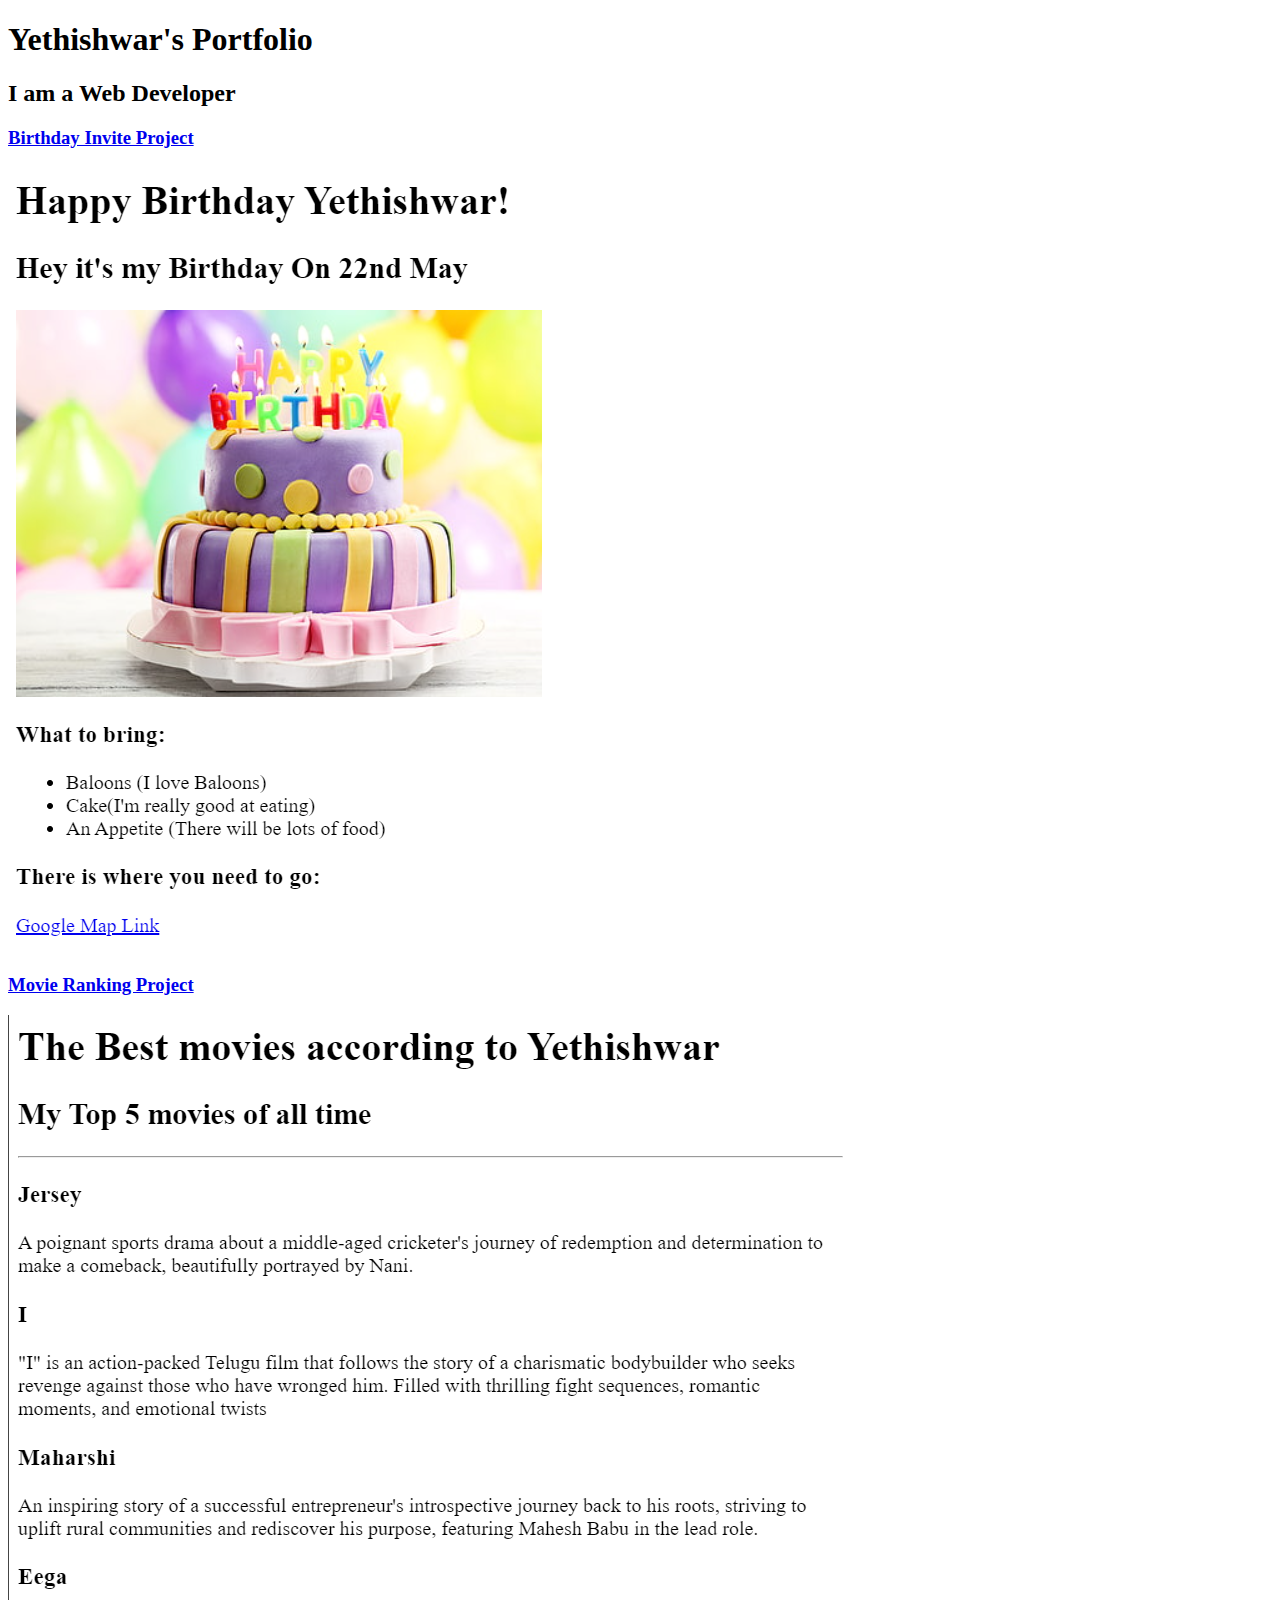
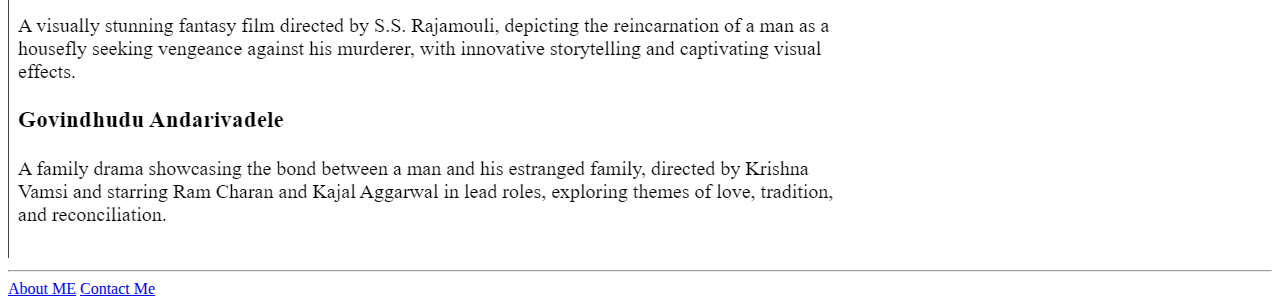
<file: 03_Integration of Basic Projects(1 & 2)/index.html>
<!-- TODO 1: Create the HTML Boilerplate -->
<!DOCTYPE html>
<html lang="en">
  <head>
    <meta charset="UTF-8" />
    <title>My Portfolio</title>
  </head>
  <body>
    <h1>Yethishwar's Portfolio</h1>
    <h2>I am a Web Developer</h2>

    <h3>
      <a href="./public/birthday-invite.html">Birthday Invite Project </a>
    </h3>
    <img src="./assets/images/birthday.png" alt="This is Birthday Image " />

    <h3><a href="./public/movie-ranking.html">Movie Ranking Project </a></h3>
    <img
      src="./assets/images/movies.png"
      alt="This is Movie Ranking Sreenshot"
    />
    <hr />
    <a href="./public/about.html">About ME</a>
    <a href="./public/contact.html">Contact Me</a>
  </body>
</html>

<!-- TODO 4: Add titles/subtitles etc. -->

<!-- TODO 5: Add a link to the project pages -->

<!-- TODO 6: Add images to show the project previews
HINT for TODO 6: You can use the height attribute set to 200 to make the image smaller:
https://developer.mozilla.org/en-US/docs/Web/HTML/Element/img#attr-height -->

<!-- TODO 7: Add the Contact Me and About Me page links -->
</file>
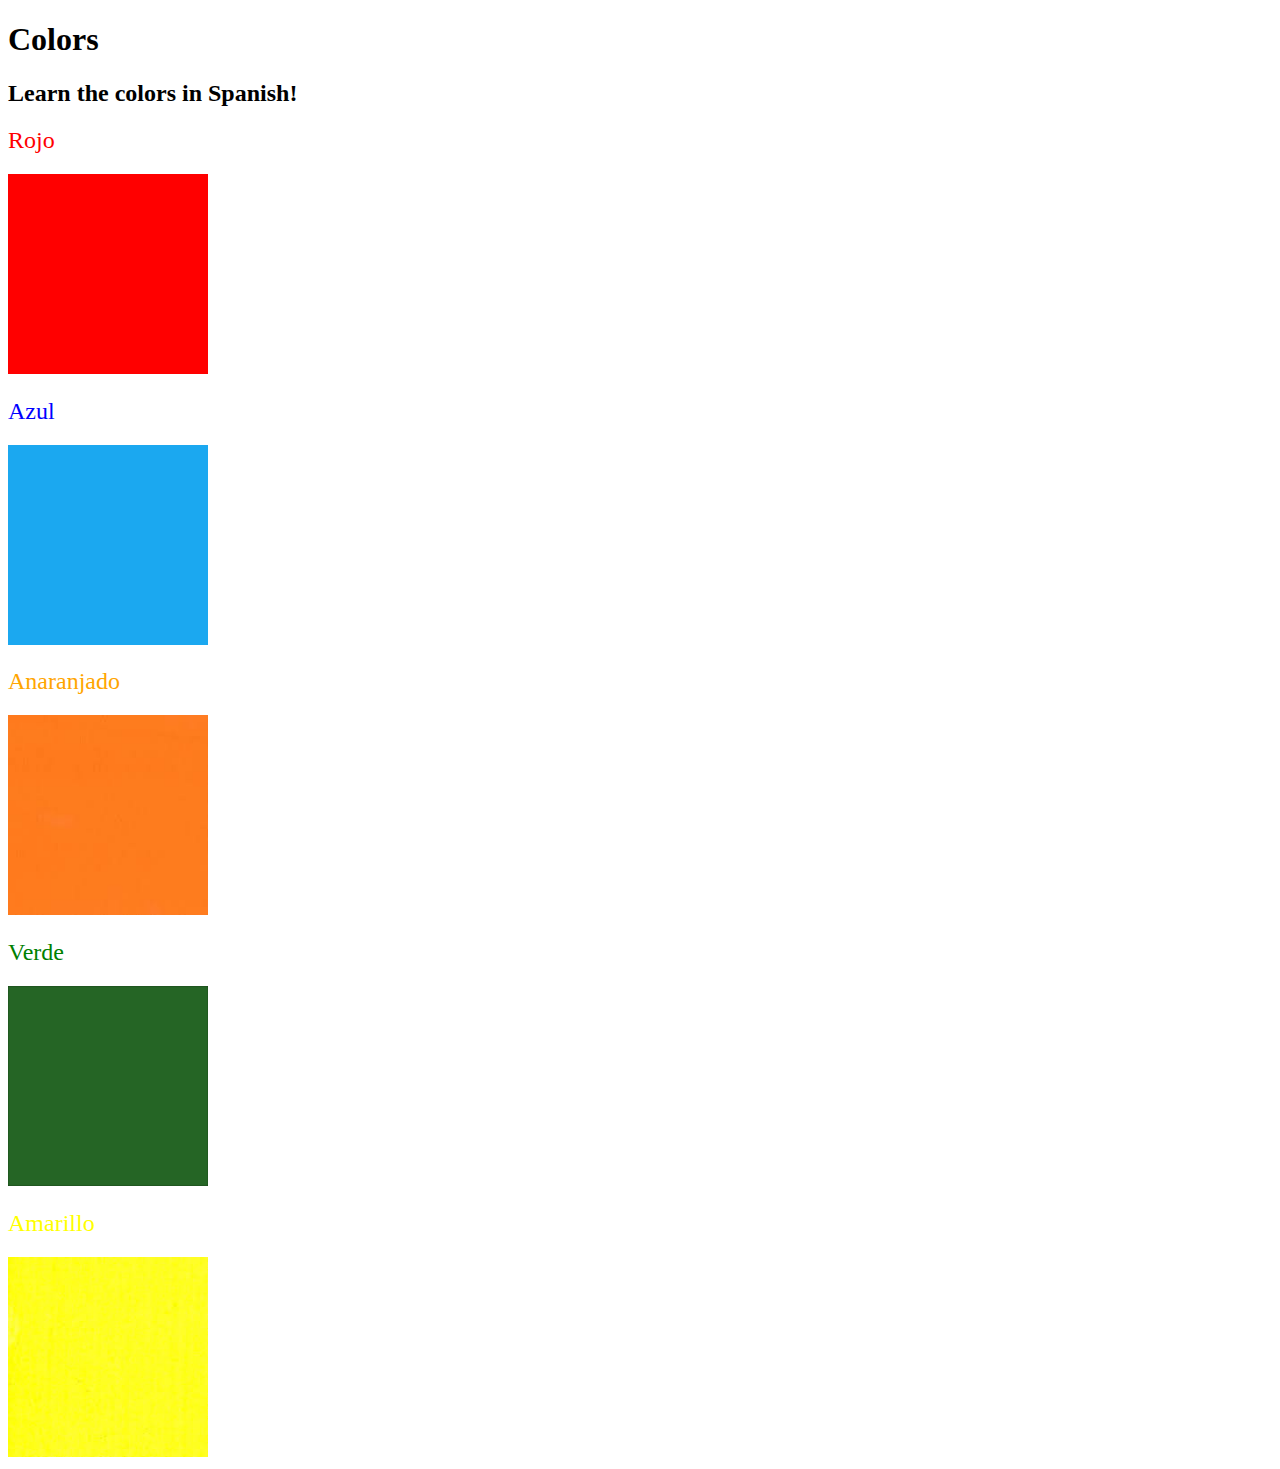
<file: 04_CSS Basics Project/index.html>
<!DOCTYPE html>
<html lang="en">
  <head>
    <meta charset="UTF-8" />
    <title>Spanish Vocabulary</title>
    <link rel="stylesheet" href="./style.css" />
  </head>

  <body>
    <h1>Colors</h1>
    <h2>Learn the colors in Spanish!</h2>
    <h2 class="color-title" id="red">Rojo</h2>
    <img src="./assets/images/red.png" alt="red" />

    <h2 class="color-title" id="blue">Azul</h2>
    <img src="./assets/images/blue.png" alt="blue" />

    <h2 class="color-title" id="orange">Anaranjado</h2>
    <img src="./assets/images/orange.png" alt="orange" />

    <h2 class="color-title" id="green">Verde</h2>
    <img src="./assets/images/green.png" alt="green" />

    <h2 class="color-title" id="yellow">Amarillo</h2>
    <img src="./assets/images/yellow.png" alt="yellow" />
  </body>
</html>

<!-- 
TODOs
IMPORTANT: You should not need to make ANY CHANGES to index.html
All code should be written in your CSS file.

\4. Use CSS (not HTML) to make all the images 200px heigh and 200px wide. 
Hint: 
https://developer.mozilla.org/en-US/docs/Web/CSS/height
https://developer.mozilla.org/en-US/docs/Web/CSS/width
-->
</file>
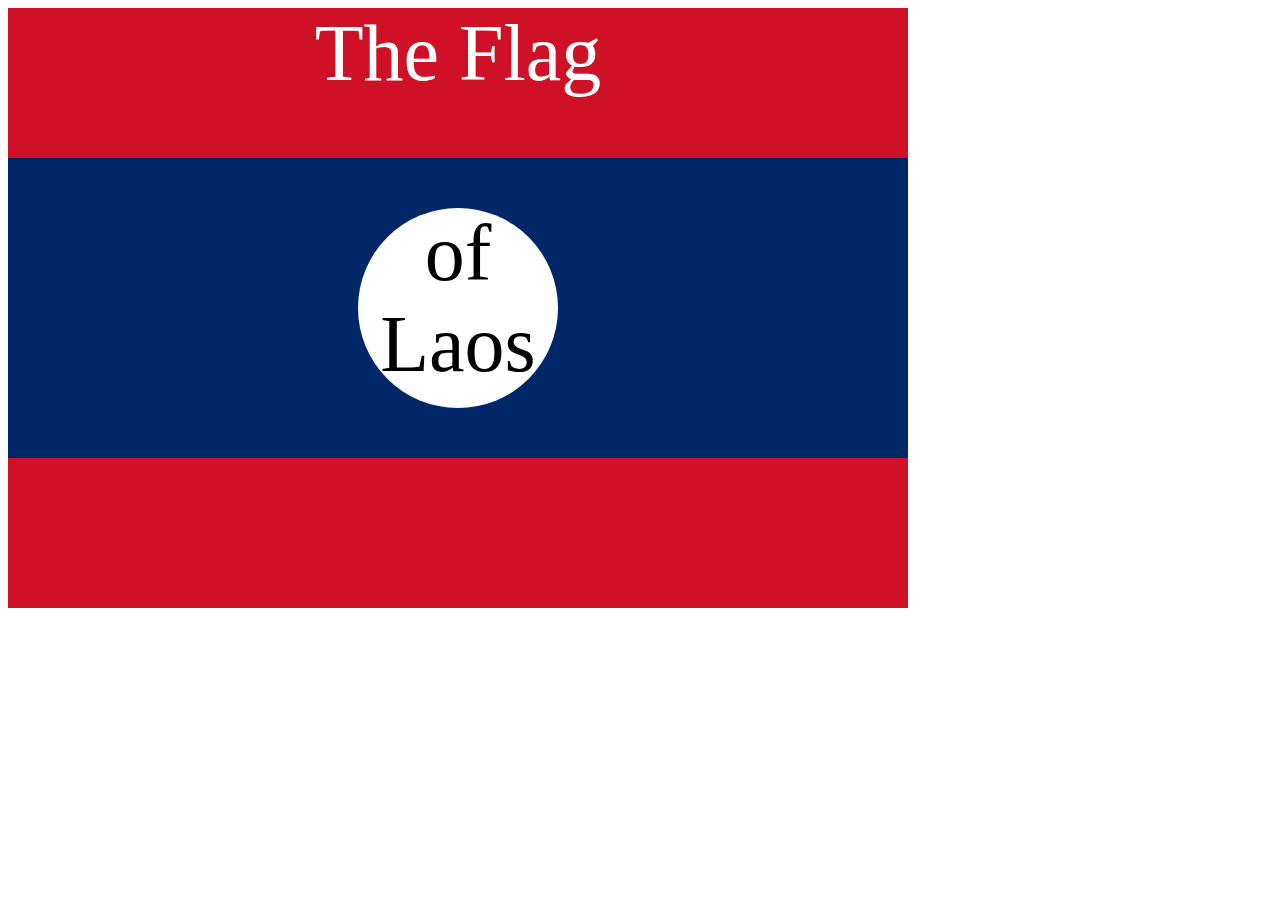
<file: 05_CSS Intermediate Project/index.html>
<!DOCTYPE html>
<html lang="en">
  <head>
    <meta charset="UTF-8" />
    <title>CSS Flag Project</title>
    <style>
      .flag {
        height: 600px;
        width: 900px;
        background-color: rgb(206, 17, 38);
        margin-top: 0px;
        position: relative;
      }

      .flag > div > div {
        height: 200px;
        width: 200px;
        background-color: white;
        border-radius: 50%;
        position: relative;
        top: 50px;
        left: 350px;
      }
      .flag div div p {
        color: black;
      }
      p {
        text-align: center;
        font-size: 80px;
        font-weight: 400;
        margin: 0;
        color: white;
      }
      .flag > div {
        background-color: #002868;
        height: 300px;
        width: 100%;
        position: absolute;
        top: 150px;
        bottom: 150px;
      }
    </style>
  </head>

  <!-- 
  IMPORTANT! Do not change any HTML
Don't add any classes/ids/elements 
Use what you know about combining selectors 
and CSS specificity instead.
Hint 1: The flag is 900px by 600px and the circle is 200px by 200px.
Hint 2: You can use CSS inspection to get the colors from
https://appbrewery.github.io/flag-of-laos/
-->

  <body>
    <div class="flag">
      <p>The Flag</p>
      <div>
        <div>
          <p>of Laos</p>
        </div>
      </div>
    </div>
  </body>
</html>
</file>
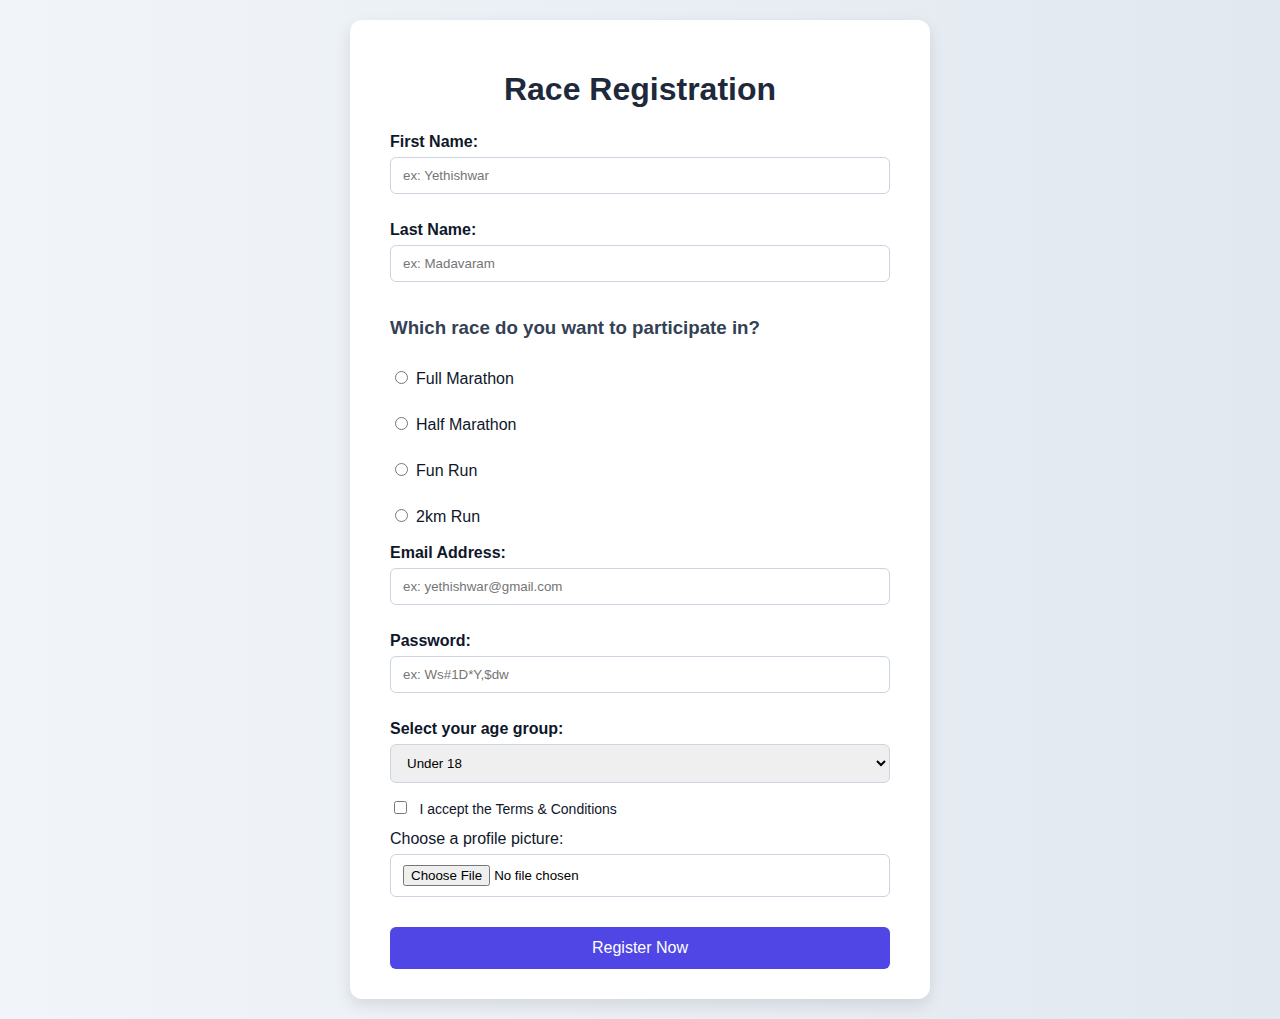
<file: 01 - Basic HTML/Race Registration(Forms)/index.html>
<!DOCTYPE html>
<html lang="en">
<head>
  <meta charset="UTF-8" />
  <meta name="viewport" content="width=device-width, initial-scale=1.0" />
  <title>Race Registration Form</title>
  <style>
    body {
      font-family: 'Segoe UI', Tahoma, Geneva, Verdana, sans-serif;
      background: linear-gradient(to right, #f1f5f9, #e2e8f0);
      margin: 0;
      padding: 20px;
      display: flex;
      justify-content: center;
      align-items: center;
      min-height: 100vh;
    }

    form {
      background-color: #ffffff;
      padding: 30px 40px;
      border-radius: 12px;
      box-shadow: 0 6px 15px rgba(0, 0, 0, 0.1);
      width: 100%;
      max-width: 500px;
    }

    h1 {
      text-align: center;
      margin-bottom: 25px;
      color: #1e293b;
    }

    h3 {
      margin-top: 20px;
      color: #334155;
    }

    label {
      display: block;
      margin: 12px 0 6px;
      color: #0f172a;
      font-weight: 500;
    }

    input[type="text"],
    input[type="email"],
    input[type="password"],
    select,
    input[type="file"] {
      width: 100%;
      padding: 10px 12px;
      margin-bottom: 15px;
      border: 1px solid #cbd5e1;
      border-radius: 6px;
      box-sizing: border-box;
      transition: border 0.3s;
    }

    input[type="text"]:focus,
    input[type="email"]:focus,
    input[type="password"]:focus,
    select:focus,
    input[type="file"]:focus {
      border-color: #6366f1;
      outline: none;
    }

    input[type="radio"],
    input[type="checkbox"] {
      margin-right: 8px;
    }

    .radio-label {
      display: flex;
      align-items: center;
      margin-bottom: 10px;
      color: #475569;
    }

    input[type="submit"] {
      background-color: #4f46e5;
      color: white;
      border: none;
      padding: 12px 20px;
      border-radius: 6px;
      font-size: 16px;
      cursor: pointer;
      transition: background 0.3s;
      width: 100%;
      margin-top: 15px;
    }

    input[type="submit"]:hover {
      background-color: #4338ca;
    }

    label[for="accept"] {
      display: inline;
      font-size: 14px;
    }
  </style>
</head>
<body>
  <form>
    <h1>Race Registration</h1>

    <label for="firstname"><b>First Name:</b></label>
    <input type="text" id="firstname" placeholder="ex: Yethishwar" />

    <label for="lastname"><b>Last Name:</b></label>
    <input type="text" id="lastname" placeholder="ex: Madavaram" />

    <h3>Which race do you want to participate in?</h3>

    <div class="radio-label">
      <input type="radio" id="full" value="Full Marathon" name="race" />
      <label for="full">Full Marathon</label>
    </div>

    <div class="radio-label">
      <input type="radio" id="half" value="Half Marathon" name="race" />
      <label for="half">Half Marathon</label>
    </div>

    <div class="radio-label">
      <input type="radio" id="fun" value="Fun Run" name="race" />
      <label for="fun">Fun Run</label>
    </div>

    <div class="radio-label">
      <input type="radio" id="2k" value="2km Run" name="race" />
      <label for="2k">2km Run</label>
    </div>

    <label for="email"><b>Email Address:</b></label>
    <input type="email" placeholder="ex: yethishwar@gmail.com" id="email" />

    <label for="password"><b>Password:</b></label>
    <input type="password" id="password" placeholder="ex: Ws#1D*Y,$dw" />

    <label for="age"><b>Select your age group:</b></label>
    <select name="age" id="age">
      <option value="under18">Under 18</option>
      <option value="18-25">18–25</option>
      <option value="26-40">26–40</option>
      <option value="41-60">41–60</option>
      <option value="60plus">60+</option>
    </select>

    <input id="accept" type="checkbox" />
    <label for="accept">I accept the Terms & Conditions</label>

    <label for="avatar">Choose a profile picture:</label>
    <input type="file" id="avatar" name="avatar" accept="image/png, image/jpeg" />

    <input type="submit" value="Register Now" />
  </form>
</body>
</html>
</file>
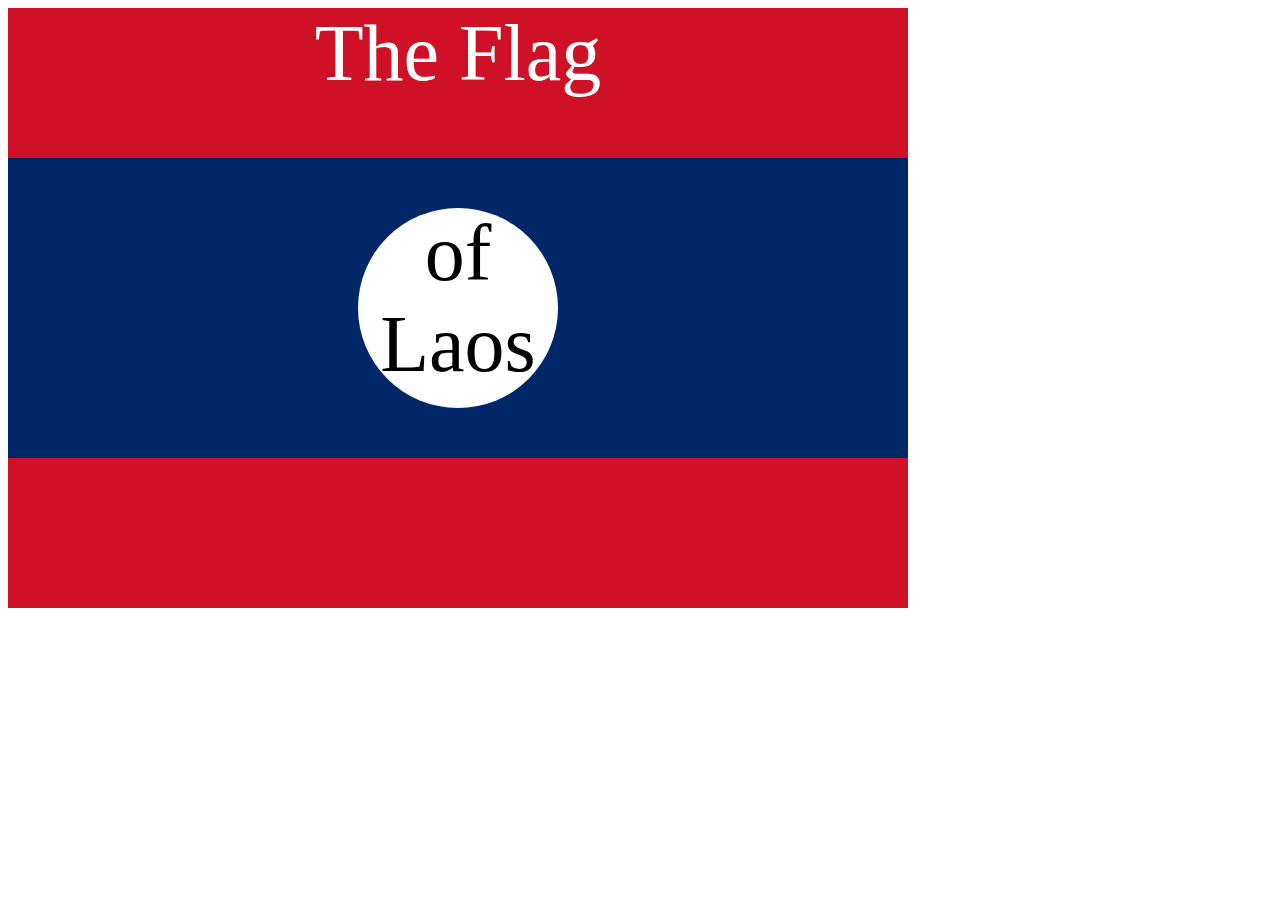
<file: 02 - CSS Beginner/The Flag of Laos/index.html>
<!DOCTYPE html>
<html lang="en">
  <head>
    
    <meta charset="UTF-8" />
    <title>CSS Flag Project</title>
    <style> 
      .flag {
        height: 600px;
        width: 900px;
        background-color: rgb(206, 17, 38);
        margin-top: 0px;
        position: relative;
      }

      .flag > div > div {
        height: 200px;
        width: 200px;
        background-color: white;
        border-radius: 50%;
        position: relative;
        top: 50px;
        left: 350px;
      }
      .flag div div p {
        color: black;
      }
      p {
        text-align: center;
        font-size: 80px;
        font-weight: 400;
        margin: 0;
        color: white;
      }
      .flag > div {
        background-color: #002868;
        height: 300px;
        width: 100%;
        position: absolute;
        top: 150px;
        bottom: 150px;
      }
    </style>
  </head>

  <!-- 
  IMPORTANT! Do not change any HTML
Don't add any classes/ids/elements 
Use what you know about combining selectors 
and CSS specificity instead.
Hint 1: The flag is 900px by 600px and the circle is 200px by 200px.
Hint 2: You can use CSS inspection to get the colors from
https://appbrewery.github.io/flag-of-laos/
-->

  <body>
    <div class="flag">
      <p>The Flag</p>
      <div>
        <div>
          <p>of Laos</p>
        </div>
      </div>
    </div>
  </body>
</html>
</file>
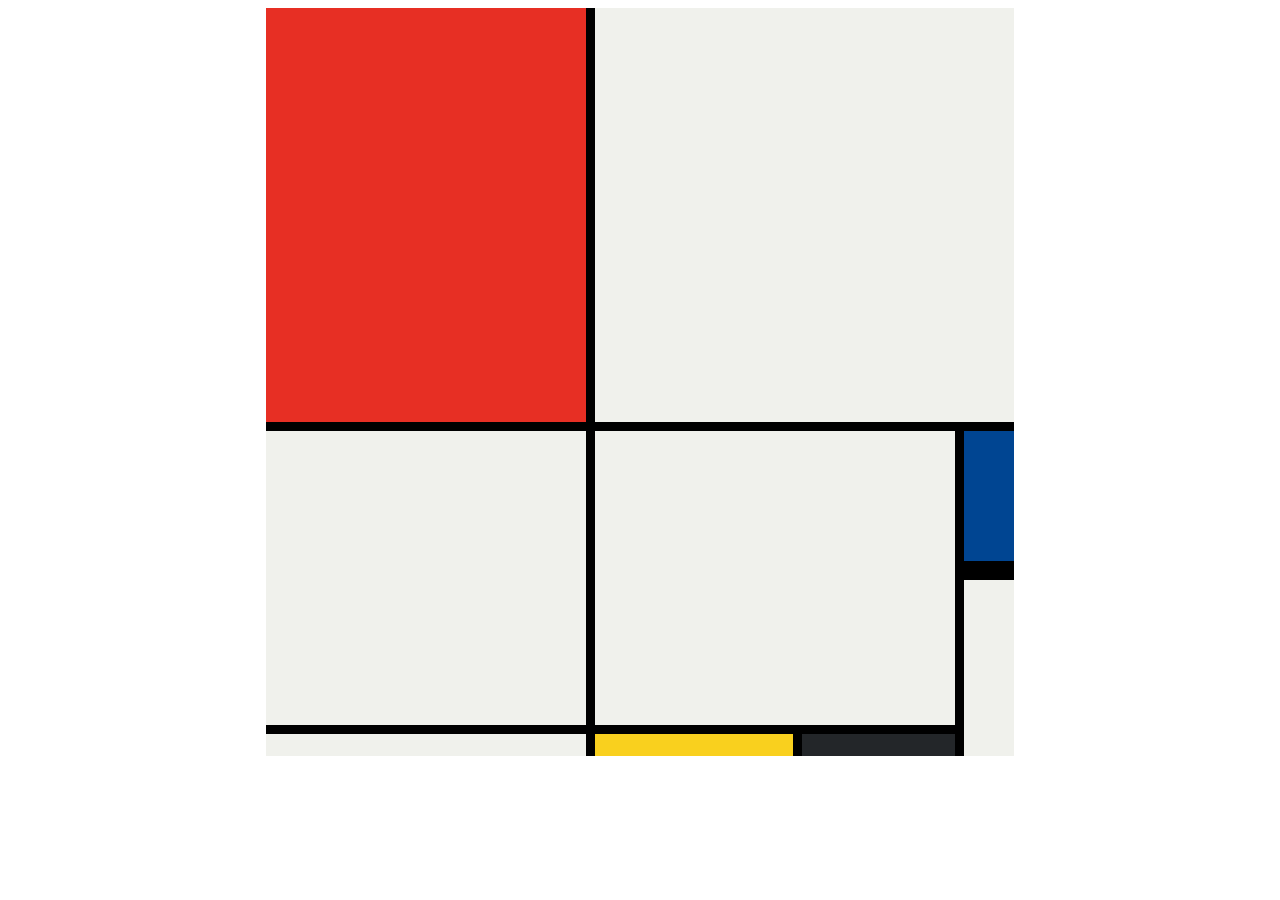
<file: 03 - CSS Advanced/Mondrain Art Project(GRID)/index.html>
<!DOCTYPE html>
<html lang="en">
  <head>
    <meta charset="UTF-8" />
    <meta name="viewport" content="width=device-width, initial-scale=1.0" />
    <title>Mondrian Project</title>
    <style>
      .container {
        display: grid;
        height: 748px;
        width: 748px;
        background-color: black;
        grid-template-columns: 320px 198px 153px 20px;
        grid-template-rows: 414px 130px 155px 22px;
        gap: 9px;
      }
      .flexlayout {
        display: flex;
        justify-content: center;
        align-items: center;
      }
      .red {
        background-color: #e72f24;
      }
      .w {
        background-color: #f0f1ec;
      }
      .blue {
        background-color: #004592;
      }
      .yellow {
        background-color: #f9d01e;
      }
      .black {
        background-color: #232629;
      }
      .white1 {
        grid-column: 2 / span 4;
      }
      .white2 {
        grid-area: 2 / 1 / 4 / 2;
      }
      .white3 {
        grid-area: 2 / 2 / 4 / 4;
      }
      .blue {
        grid-area: 2 / 4 / 3 / 6;
      }
      .vwhite {
        grid-area: 3 / 4 / 5 / 6;
        border-top: 10px solid;
      }
      .yellow {
        grid-area: 4 / 2 / 5 / 3;
      }
      .black {
        grid-area: 4 / 3 / 5 / 4;
      }
      .hwhite {
        grid-area: 4 / 1 / 5 / 2;
      }
    </style>
  </head>

  <body>
    <!-- Write your HTML here -->
    <div class="flexlayout">
      <div class="container">
        <div class="red"></div>
        <div class="white1 w"></div>
        <div class="white2 w"></div>
        <div class="white3 w"></div>
        <div class="blue"></div>
        <div class="yellow"></div>
        <div class="hwhite w"></div>

        <div class="black"></div>
        <div class="vwhite w"></div>
      </div>
    </div>
  </body>
</html>
</file>
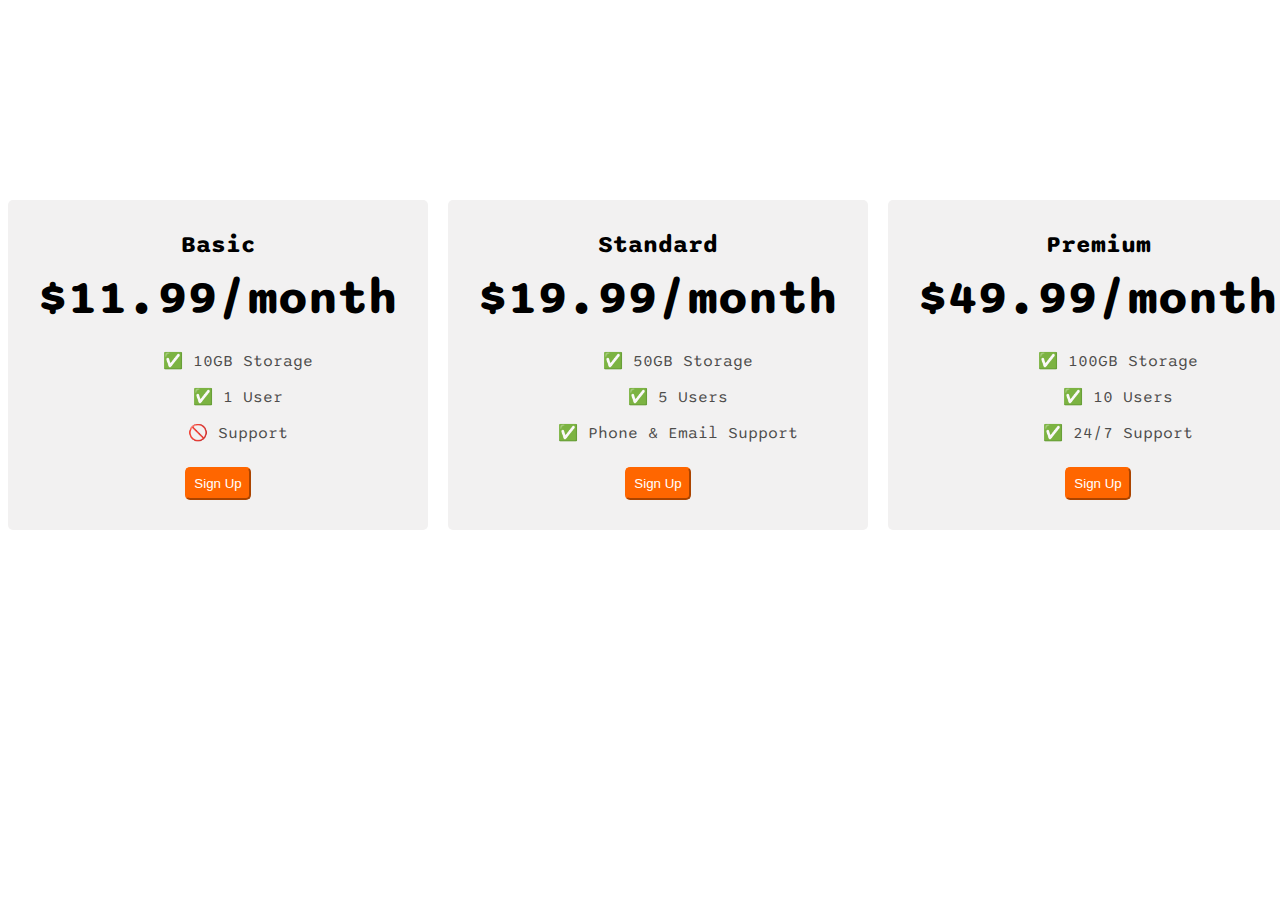
<file: 03 - CSS Advanced/Pricing Tables(FLEX BOX)/index.html>
<!DOCTYPE html>
<html>
  <head>
    <title>Flexbox Pricing Table</title>
    <link rel="preconnect" href="https://fonts.googleapis.com" />
    <link rel="preconnect" href="https://fonts.gstatic.com" crossorigin />
    <link
      href="https://fonts.googleapis.com/css2?family=Sono:wght@400;700&display=swap"
      rel="stylesheet"
    />
    <style>
      body {
        font-family: "Sono", sans-serif;
      }
      .pricing-container {
        margin-top: 200px;
        display: flex;
        gap: 20px;
        /* align-items: flex-end; */
        justify-content: space-evenly;
      }
      .plan-title {
        font-weight: bold;
        font-size: 24px;
        text-align: center;
        margin-bottom: 10px;
        /* padding-bottom: 10px; */
      }
      .plan-price {
        font-weight: bolder;
        font-size: 48px;
      }
      .pricing-plan {
        background-color: rgb(242, 241, 241);
        display: flex;
        flex-direction: column;
        align-items: center;
        padding: 30px;
        flex-basis: 300px;
        border-radius: 5px;
        flex-shrink: 0;
        /* width: 474px; */
      }
      .plan-button {
        background-color: #ff6600;
        color: white;
        border-radius: 5px;
        border-color: #ff6600;
        padding: 7px;
        margin: 0;
      }

      ul {
        display: flex;
        flex-direction: column;

        align-items: center;
      }
      li {
        color: rgb(77, 76, 75);
        list-style-type: none;

        font-size: 16px;
        padding: 8px;
      }
      @media (max-width: 1250px) {
        .pricing-container {
          margin-top: 0%;
          flex-direction: column;
          height: 100%;
          align-items: center;
        }
        .pricing-plan {
          width: 370px;
        }
        ul {
          padding-left: 0;
        }
      }
      /* Hint: What can you do with a media query and flexbox? */
    </style>
  </head>

  <body>
    <div class="pricing-container">
      <div class="pricing-plan">
        <div class="plan-title">Basic</div>
        <div class="plan-price">$11.99/month</div>
        <ul class="plan-features">
          <li>✅ 10GB Storage</li>
          <li>✅ 1 User</li>
          <li>🚫 Support</li>
        </ul>
        <button class="plan-button">Sign Up</button>
      </div>
      <div class="pricing-plan">
        <div class="plan-title">Standard</div>
        <div class="plan-price">$19.99/month</div>
        <ul class="plan-features">
          <li>✅ 50GB Storage</li>
          <li>✅ 5 Users</li>
          <li>✅ Phone &amp; Email Support</li>
        </ul>
        <button class="plan-button">Sign Up</button>
      </div>
      <div class="pricing-plan">
        <div class="plan-title">Premium</div>
        <div class="plan-price">$49.99/month</div>
        <ul class="plan-features">
          <li>✅ 100GB Storage</li>
          <li>✅ 10 Users</li>
          <li>✅ 24/7 Support</li>
        </ul>
        <button class="plan-button">Sign Up</button>
      </div>
    </div>
  </body>
</html>
</file>
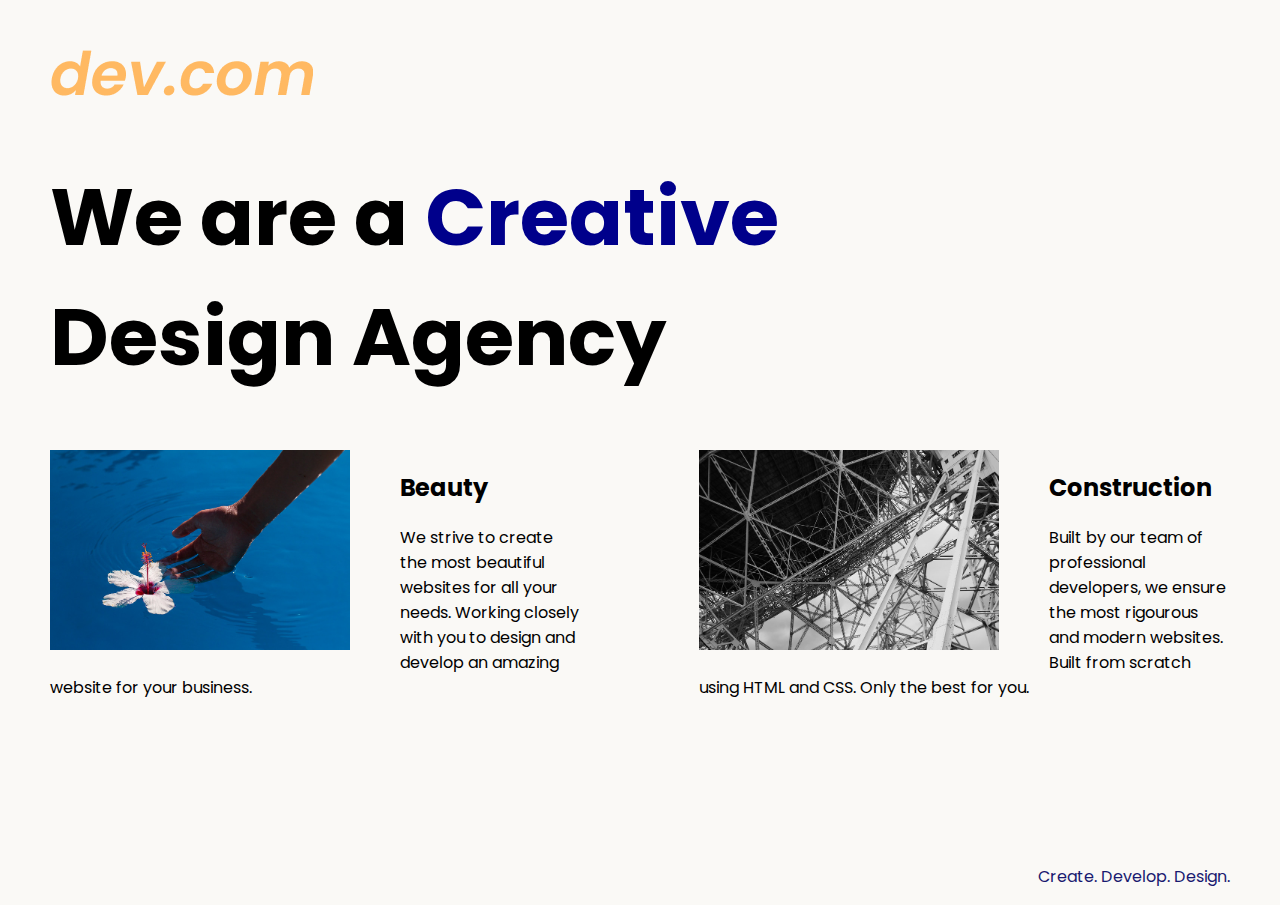
<file: 03 - CSS Advanced/Web Design Agency(MEDIA QUERIES)/index.html>
<!DOCTYPE html>
<html lang="en">
  <head>
    <meta charset="UTF-8" />
    <meta name="viewport" content="width=device-width, initial-scale=1.0" />
    <title>Agency</title>
    <link rel="stylesheet" href="./style.css" />
    <link rel="preconnect" href="https://fonts.googleapis.com" />
    <link rel="preconnect" href="https://fonts.gstatic.com" crossorigin />
    <link
      href="https://fonts.googleapis.com/css2?family=Poppins:wght@400;700&display=swap"
      rel="stylesheet"
    />
  </head>

  <body>
    <div class="main">
      <img class="logo" src="./assets/images/logo.png" alt="logo" />
      <h1>
        We are a <span class="creative">Creative</span><br />Design Agency
      </h1>
      <div class="left card">
        <img
          class="tile-image"
          src="./assets/images/beautiful.jpg"
          alt="hand and flower in water"
        />
        <h2 class="card-title">Beauty</h2>
        <p class="card-text">
          We strive to create the most beautiful websites for all your needs.
          Working closely with you to design and develop an amazing website for
          your business.
        </p>
      </div>

      <div class="right card">
        <img
          class="tile-image"
          src="./assets/images/construction.jpg"
          alt="metal structure"
        />
        <h2 class="card-title">Construction</h2>
        <p class="card-text">
          Built by our team of professional developers, we ensure the most
          rigourous and modern websites. Built from scratch using HTML and CSS.
          Only the best for you.
        </p>
      </div>
    </div>
    <footer>
      <p>Create. Develop. Design.</p>
    </footer>
  </body>
</html>
</file>
<file: 04_CSS Basics Project/style.css>
#red {
  color: red;
}

#blue {
  color: blue;
}

#orange {
  color: orange;
}

#green {
  color: green;
}

#yellow {
  color: yellow;
}
.color-title {
  font-weight: normal;
}

img {
  height: 200px;
  width: 200px;
}
</file>
<file: 03 - CSS Advanced/Web Design Agency(MEDIA QUERIES)/style.css>
body {
  font-family: "Poppins", sans-serif;
  margin: 50px 50px 0 50px;
  background-color: #faf9f6;
  display: flex;
  flex-direction: column;
  min-height: 95vh;
}
.main {
  flex: 1;
}

h1 {
  font-size: 5rem;
}

footer {
  text-align: right;
  color: midnightblue;
}

.left {
  float: left;
}

.right {
  float: right;
}
.card {
  width: 45%;
}

.creative {
  color: darkblue;
}
.tile-image {
  float: left;
  height: 200px;
  width: 300px;
  margin-right: 50px;
}

@media (max-width: 426px) {
  body {
    background-color: aqua;
  }
  h1 {
    text-align: center;
    font-size: 56px;
  }
  .left {
    display: block;
  }
  .right {
    display: block;
  }
}
</file>
